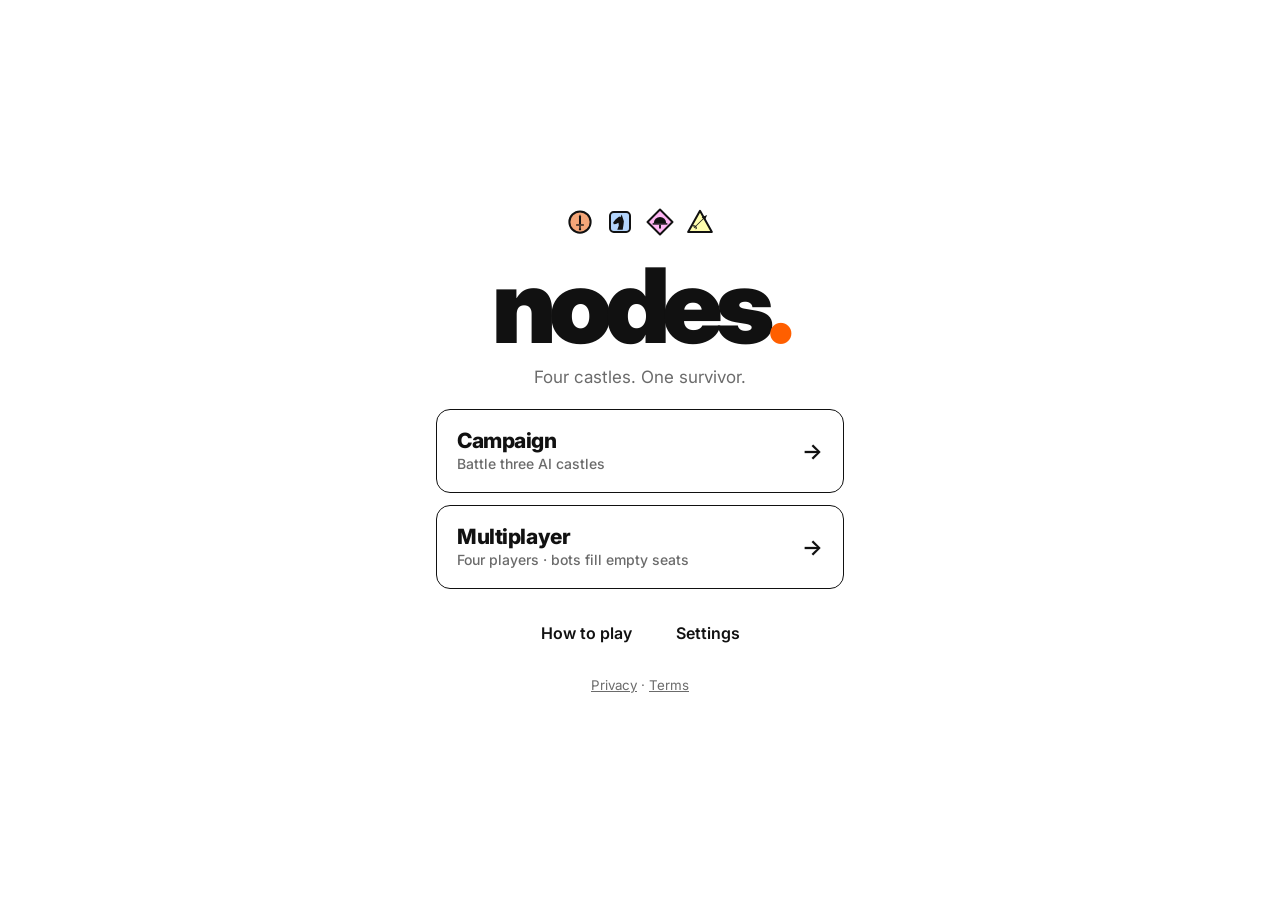
<file: site/index.html>
<!doctype html><html lang="en"><meta charset="UTF-8"><meta name="viewport" content="width=device-width,initial-scale=1,viewport-fit=cover"><title>nodes.</title><script type="module" crossorigin src="./assets/game-BOeUcl2o.js"></script>
<link rel="modulepreload" crossorigin href="./assets/style-C_FtqEnG.js">
<link rel="stylesheet" crossorigin href="./assets/style-DqMIqNRJ.css">

<body><div id="app"></div></body></html>
</file>
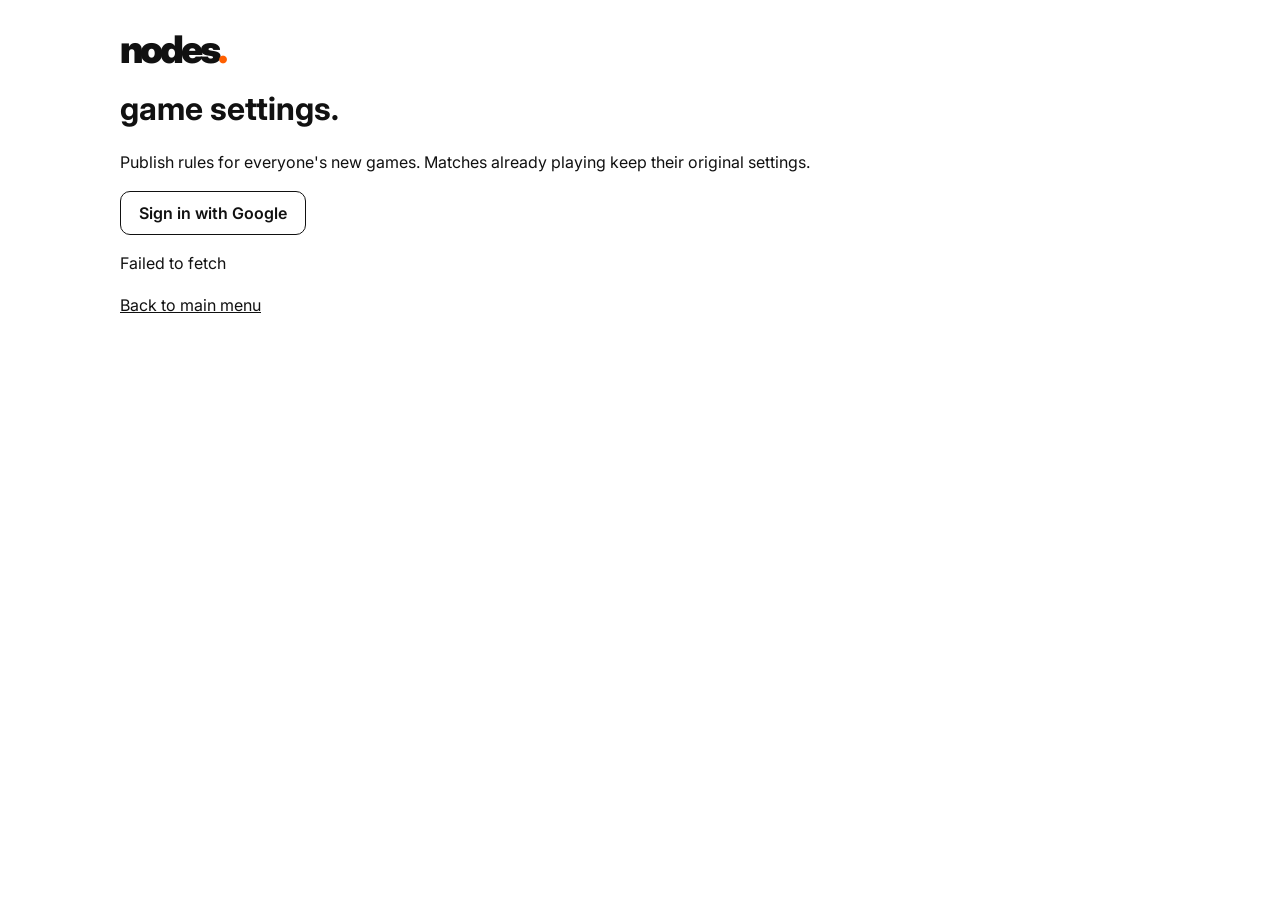
<file: site/admin.html>
<!doctype html><html lang="en"><meta charset="UTF-8"><meta name="viewport" content="width=device-width,initial-scale=1"><title>nodes. admin</title><script type="module" crossorigin src="./assets/style-C_FtqEnG.js"></script>
<script type="module" crossorigin src="./assets/admin-Dxitd7Xw.js"></script>
<link rel="stylesheet" crossorigin href="./assets/style-DqMIqNRJ.css">

<body><main class="admin"><a class="brand" href="./">nodes<span>.</span></a><h1>game settings.</h1><p>Publish rules for everyone's new games. Matches already playing keep their original settings.</p><button id="login">Sign in with Google</button><button id="logout" hidden>Sign out</button><p id="status" role="status"></p><form id="rules" hidden><section class="preview" aria-label="Size preview"><div class="preview-head"><h2>Size preview</h2><label>Screen <select id="preview-device"><option value="844x390">Phone, sideways (844 × 390)</option><option value="667x375">Small phone, sideways (667 × 375)</option><option value="1366x768">Laptop (1366 × 768)</option><option value="1920x1080">Desktop (1920 × 1080)</option></select></label></div><p class="preview-note">Drawn from the values in the form at the real on-screen size for that screen (or scaled down to fit, as noted). The dashed circle is a fingertip: Apple and Google recommend touch targets of about 44 px.</p><div class="preview-body"><canvas id="preview" width="440" height="440"></canvas><dl id="preview-stats"></dl></div></section><div class="admin-tools"><input id="filter" type="search" placeholder="Find a setting" aria-label="Find a setting"><nav id="sections" aria-label="Setting sections"></nav></div><div id="fields"></div><div class="actions"><button type="submit">Publish globally</button><button id="reload" type="button">Reload published</button><button id="defaults" type="button">Reset form to defaults</button><button id="download" type="button">Download settings</button><label class="button">Import settings<input id="import" type="file" accept=".json,.txt" hidden></label></div></form><p><a href="./">Back to main menu</a></p></main></body></html>
</file>
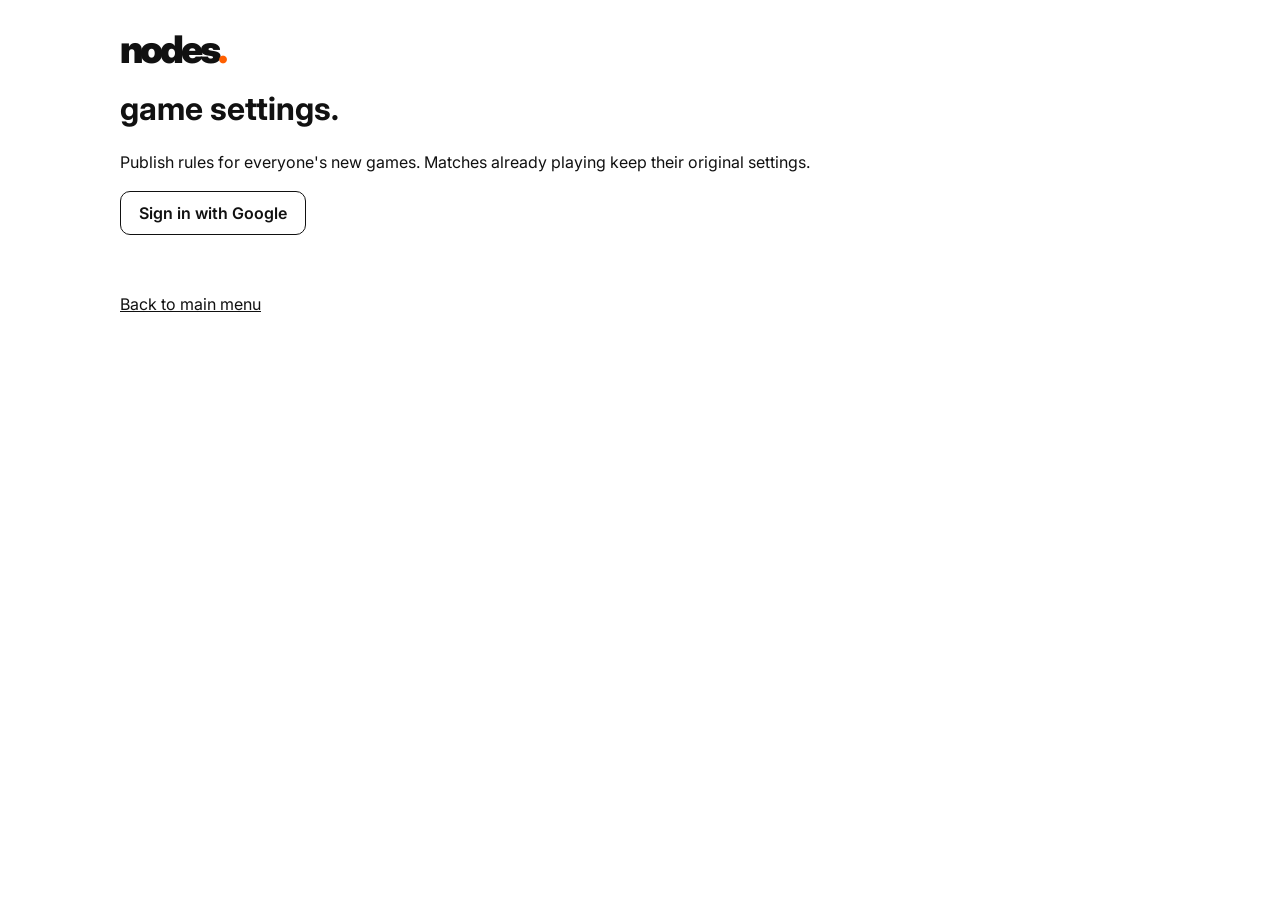
<file: site/editor.html>
<!doctype html><html lang="en"><meta charset="UTF-8"><meta name="viewport" content="width=device-width,initial-scale=1"><title>nodes. admin</title><script type="module" crossorigin src="./assets/style-C_FtqEnG.js"></script>
<script type="module" crossorigin src="./assets/admin-Dxitd7Xw.js"></script>
<link rel="stylesheet" crossorigin href="./assets/style-DqMIqNRJ.css">

<body><main class="admin"><a class="brand" href="./">nodes<span>.</span></a><h1>game settings.</h1><p>Publish rules for everyone's new games. Matches already playing keep their original settings.</p><button id="login">Sign in with Google</button><button id="logout" hidden>Sign out</button><p id="status" role="status"></p><form id="rules" hidden><div id="fields"></div><div class="actions"><button type="submit">Publish globally</button><button id="reload" type="button">Reload published</button><button id="defaults" type="button">Reset form to defaults</button><button id="download" type="button">Download settings</button><label class="button">Import settings<input id="import" type="file" accept=".json,.txt" hidden></label></div></form><p><a href="./">Back to main menu</a></p></main></body></html>
</file>
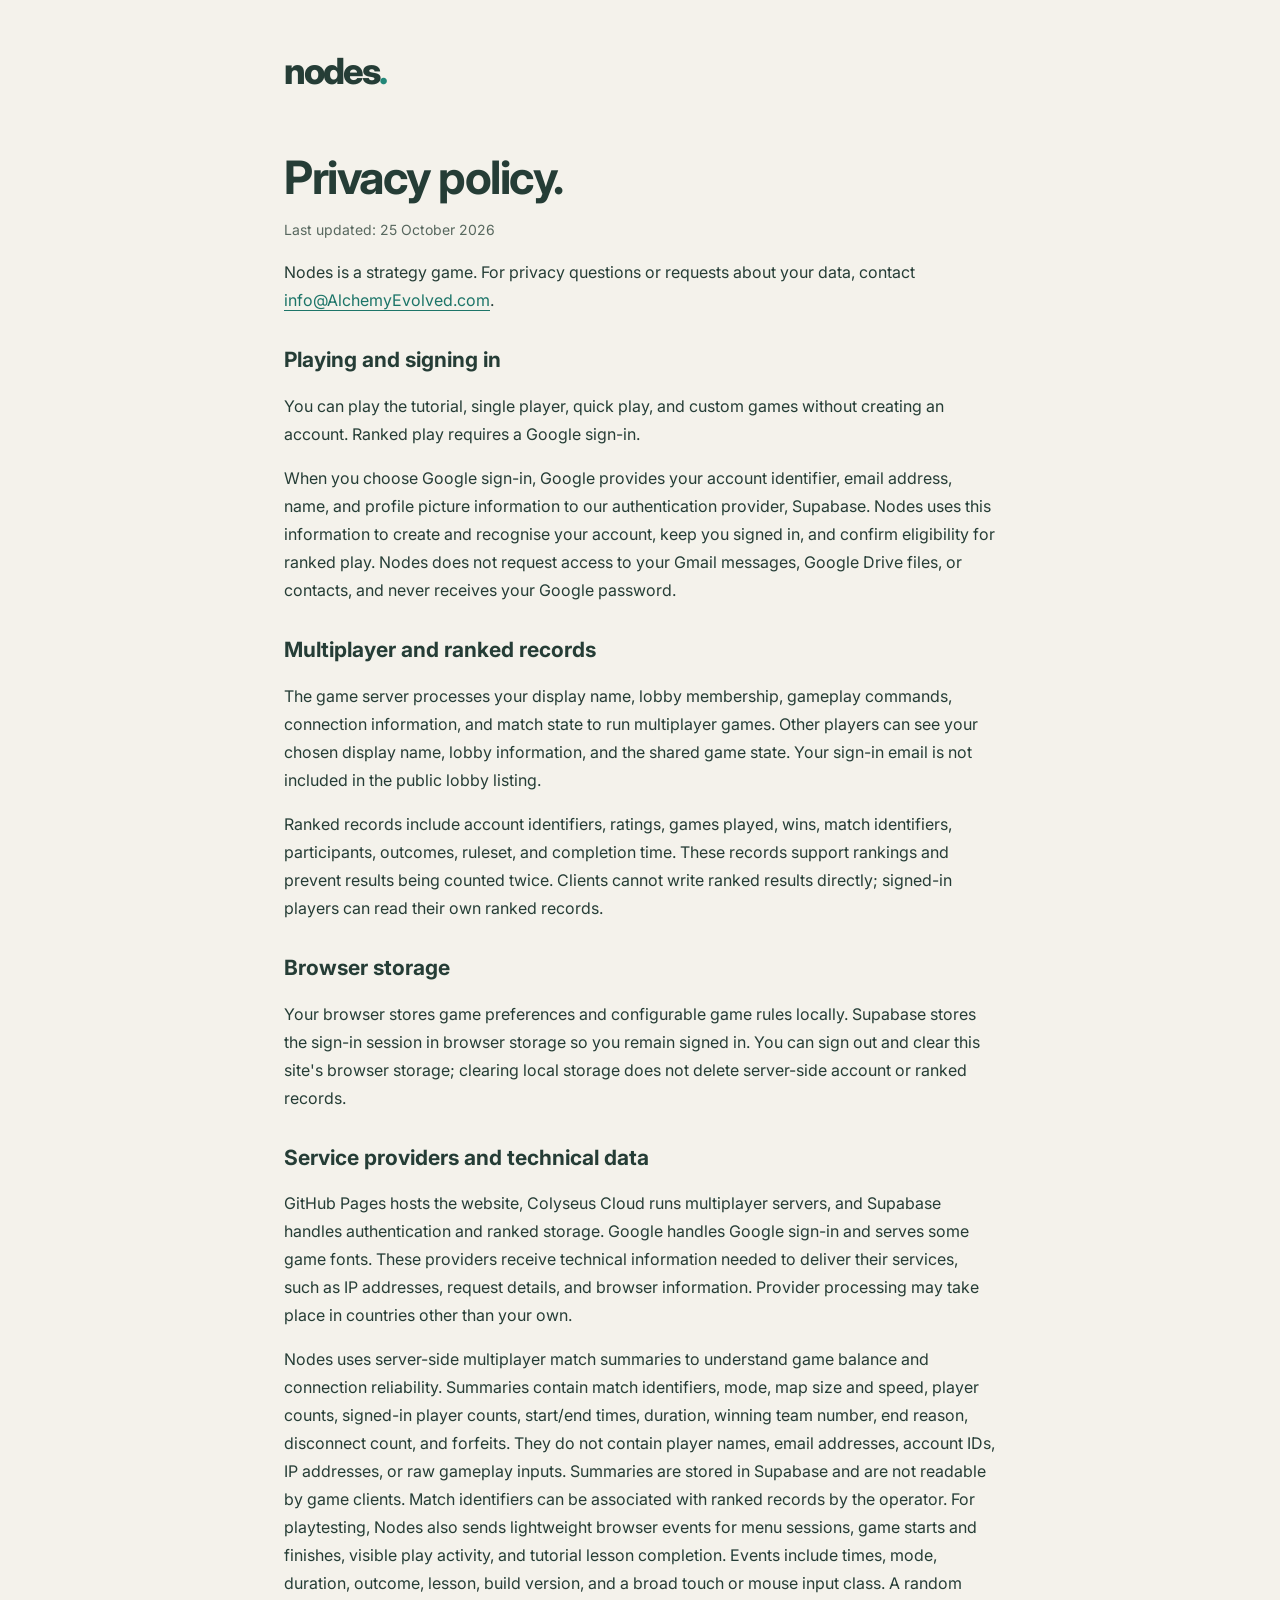
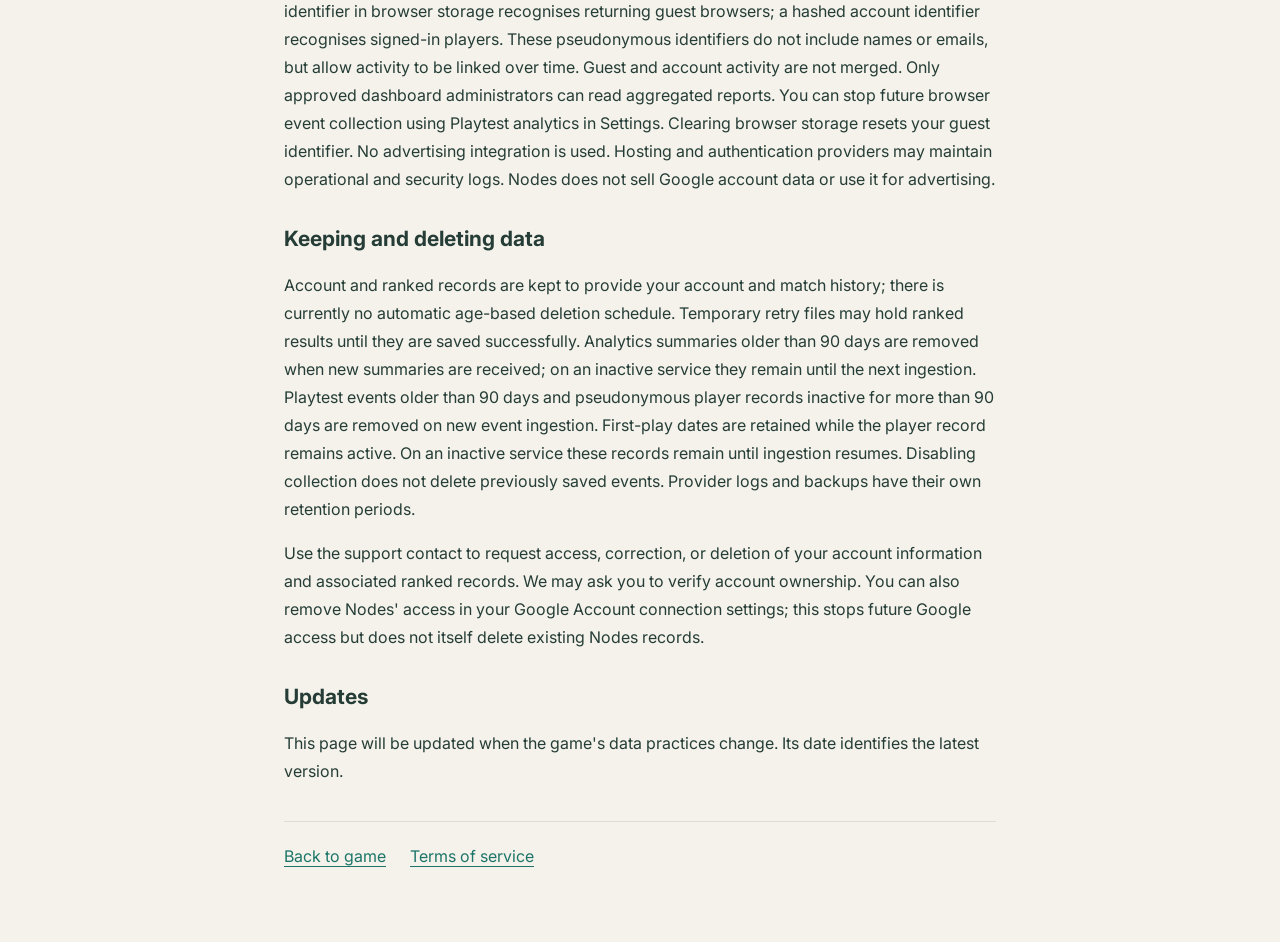
<file: site/privacy.html>
<!doctype html>
<html lang="en"><head><meta charset="utf-8"><meta name="viewport" content="width=device-width,initial-scale=1"><title>Privacy · Nodes</title><link rel="icon" href="./favicon.svg"><link rel="stylesheet" href="./legal.css"></head>
<body><main><a class="wordmark" href="./">nodes<span>.</span></a><h1>Privacy policy.</h1><p class="date">Last updated: 25 October 2026</p>
<p>Nodes is a strategy game. For privacy questions or requests about your data, contact <a href="mailto:info@AlchemyEvolved.com">info@AlchemyEvolved.com</a>.</p>
<h2>Playing and signing in</h2>
<p>You can play the tutorial, single player, quick play, and custom games without creating an account. Ranked play requires a Google sign-in.</p>
<p>When you choose Google sign-in, Google provides your account identifier, email address, name, and profile picture information to our authentication provider, Supabase. Nodes uses this information to create and recognise your account, keep you signed in, and confirm eligibility for ranked play. Nodes does not request access to your Gmail messages, Google Drive files, or contacts, and never receives your Google password.</p>
<h2>Multiplayer and ranked records</h2>
<p>The game server processes your display name, lobby membership, gameplay commands, connection information, and match state to run multiplayer games. Other players can see your chosen display name, lobby information, and the shared game state. Your sign-in email is not included in the public lobby listing.</p>
<p>Ranked records include account identifiers, ratings, games played, wins, match identifiers, participants, outcomes, ruleset, and completion time. These records support rankings and prevent results being counted twice. Clients cannot write ranked results directly; signed-in players can read their own ranked records.</p>
<h2>Browser storage</h2>
<p>Your browser stores game preferences and configurable game rules locally. Supabase stores the sign-in session in browser storage so you remain signed in. You can sign out and clear this site's browser storage; clearing local storage does not delete server-side account or ranked records.</p>
<h2>Service providers and technical data</h2>
<p>GitHub Pages hosts the website, Colyseus Cloud runs multiplayer servers, and Supabase handles authentication and ranked storage. Google handles Google sign-in and serves some game fonts. These providers receive technical information needed to deliver their services, such as IP addresses, request details, and browser information. Provider processing may take place in countries other than your own.</p>
<p>Nodes uses server-side multiplayer match summaries to understand game balance and connection reliability. Summaries contain match identifiers, mode, map size and speed, player counts, signed-in player counts, start/end times, duration, winning team number, end reason, disconnect count, and forfeits. They do not contain player names, email addresses, account IDs, IP addresses, or raw gameplay inputs. Summaries are stored in Supabase and are not readable by game clients. Match identifiers can be associated with ranked records by the operator. For playtesting, Nodes also sends lightweight browser events for menu sessions, game starts and finishes, visible play activity, and tutorial lesson completion. Events include times, mode, duration, outcome, lesson, build version, and a broad touch or mouse input class. A random identifier in browser storage recognises returning guest browsers; a hashed account identifier recognises signed-in players. These pseudonymous identifiers do not include names or emails, but allow activity to be linked over time. Guest and account activity are not merged. Only approved dashboard administrators can read aggregated reports. You can stop future browser event collection using Playtest analytics in Settings. Clearing browser storage resets your guest identifier. No advertising integration is used. Hosting and authentication providers may maintain operational and security logs. Nodes does not sell Google account data or use it for advertising.</p>
<h2>Keeping and deleting data</h2>
<p>Account and ranked records are kept to provide your account and match history; there is currently no automatic age-based deletion schedule. Temporary retry files may hold ranked results until they are saved successfully. Analytics summaries older than 90 days are removed when new summaries are received; on an inactive service they remain until the next ingestion. Playtest events older than 90 days and pseudonymous player records inactive for more than 90 days are removed on new event ingestion. First-play dates are retained while the player record remains active. On an inactive service these records remain until ingestion resumes. Disabling collection does not delete previously saved events. Provider logs and backups have their own retention periods.</p>
<p>Use the support contact to request access, correction, or deletion of your account information and associated ranked records. We may ask you to verify account ownership. You can also remove Nodes' access in your Google Account connection settings; this stops future Google access but does not itself delete existing Nodes records.</p>
<h2>Updates</h2><p>This page will be updated when the game's data practices change. Its date identifies the latest version.</p>
<nav aria-label="Site links"><a href="./">Back to game</a><a href="./terms.html">Terms of service</a></nav></main></body></html>
</file>
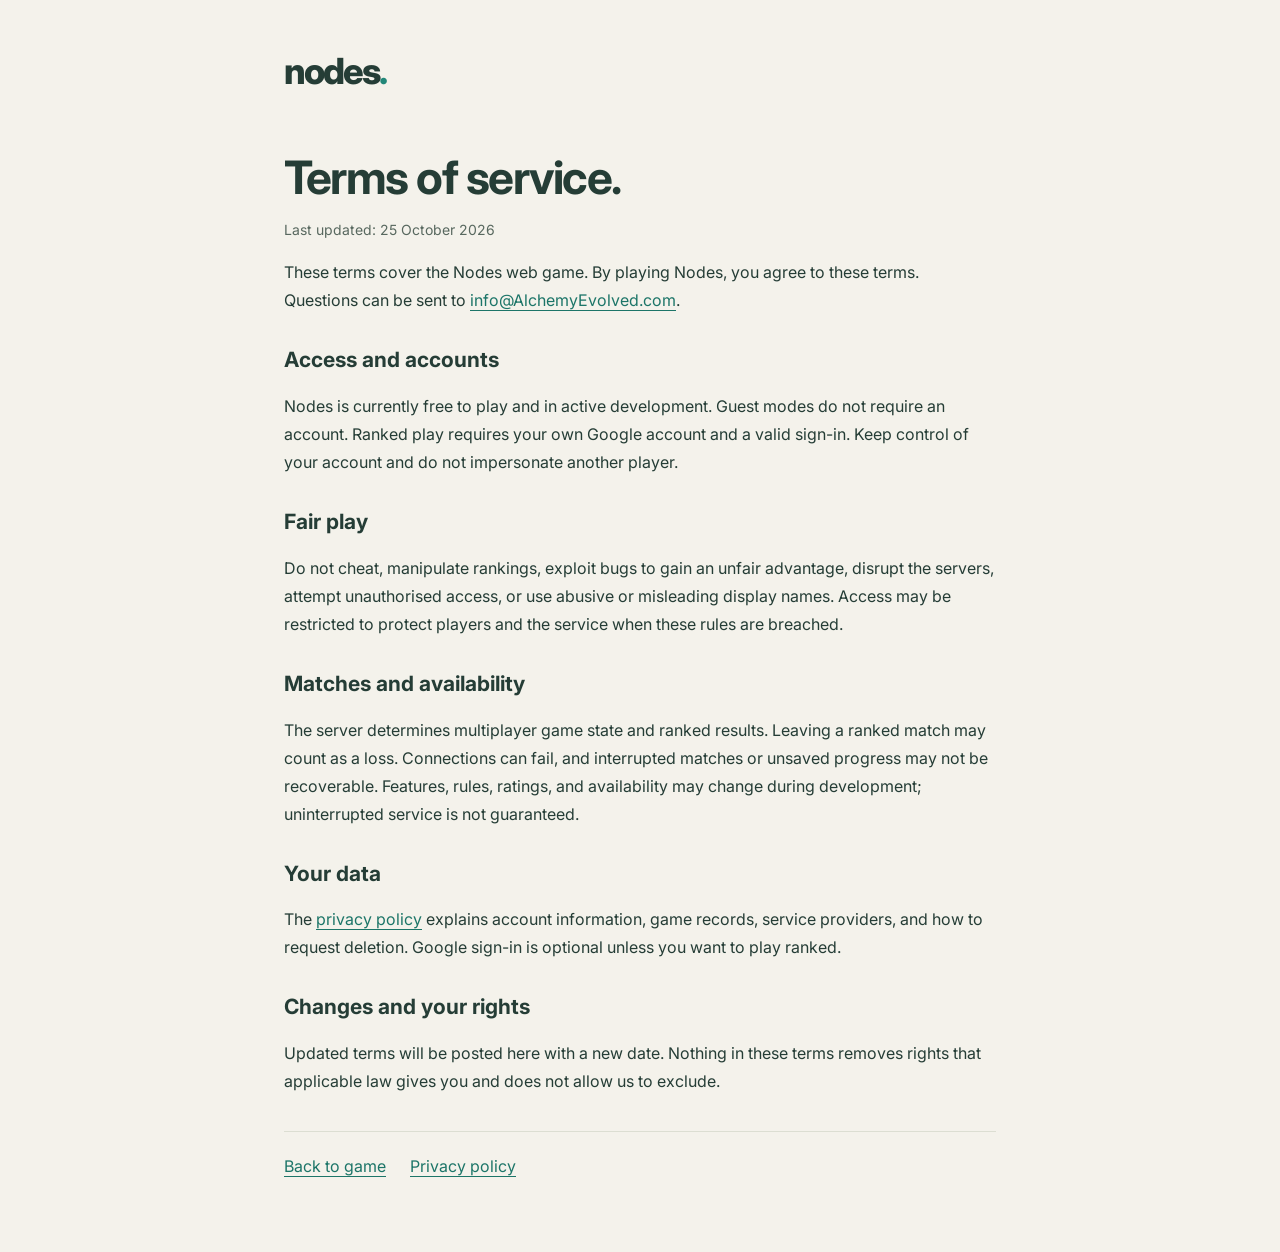
<file: site/terms.html>
<!doctype html>
<html lang="en"><head><meta charset="utf-8"><meta name="viewport" content="width=device-width,initial-scale=1"><title>Terms · Nodes</title><link rel="icon" href="./favicon.svg"><link rel="stylesheet" href="./legal.css"></head>
<body><main><a class="wordmark" href="./">nodes<span>.</span></a><h1>Terms of service.</h1><p class="date">Last updated: 25 October 2026</p>
<p>These terms cover the Nodes web game. By playing Nodes, you agree to these terms. Questions can be sent to <a href="mailto:info@AlchemyEvolved.com">info@AlchemyEvolved.com</a>.</p>
<h2>Access and accounts</h2><p>Nodes is currently free to play and in active development. Guest modes do not require an account. Ranked play requires your own Google account and a valid sign-in. Keep control of your account and do not impersonate another player.</p>
<h2>Fair play</h2><p>Do not cheat, manipulate rankings, exploit bugs to gain an unfair advantage, disrupt the servers, attempt unauthorised access, or use abusive or misleading display names. Access may be restricted to protect players and the service when these rules are breached.</p>
<h2>Matches and availability</h2><p>The server determines multiplayer game state and ranked results. Leaving a ranked match may count as a loss. Connections can fail, and interrupted matches or unsaved progress may not be recoverable. Features, rules, ratings, and availability may change during development; uninterrupted service is not guaranteed.</p>
<h2>Your data</h2><p>The <a href="./privacy.html">privacy policy</a> explains account information, game records, service providers, and how to request deletion. Google sign-in is optional unless you want to play ranked.</p>
<h2>Changes and your rights</h2><p>Updated terms will be posted here with a new date. Nothing in these terms removes rights that applicable law gives you and does not allow us to exclude.</p>
<nav aria-label="Site links"><a href="./">Back to game</a><a href="./privacy.html">Privacy policy</a></nav></main></body></html>
</file>
<file: site/assets/style-DqMIqNRJ.css>
@font-face{font-family:Inter;src:url(../fonts/inter.ttf)}:root{--ink:#111;--muted:#6b6b6b;--line:#e4e4e1;--soft:#f5f5f2;--paper:#fff;--accent:#ff5f00;--danger:#c4161c;--radius:14px;--team:#ff5f00;--team-fill:#f5a678}*{box-sizing:border-box}body{margin:0;background:var(--paper);color:var(--ink);font-family:Inter,Arial,sans-serif;-webkit-font-smoothing:antialiased}button,.button{font:inherit;font-weight:600;background:var(--paper);border:1.5px solid var(--ink);border-radius:10px;padding:11px 18px;cursor:pointer;color:var(--ink);transition:background .12s,transform .12s,box-shadow .12s}button:hover:not(:disabled),.button:hover{background:var(--soft)}button:active:not(:disabled){transform:translateY(1px)}button:disabled{opacity:.38;cursor:default}button:focus-visible,a:focus-visible,input:focus-visible{outline:3px solid var(--accent);outline-offset:2px}button.primary{background:var(--ink);color:#fff}button.primary:hover:not(:disabled){background:#333}button.ghost{border-color:transparent;background:transparent}button.ghost:hover:not(:disabled){background:var(--soft)}button.danger{color:var(--danger);border-color:var(--danger)}button.danger:hover:not(:disabled){background:#fdf0f0}a{color:inherit}kbd{font:600 10px/1 Inter,Arial,sans-serif;border:1px solid #c9c9c4;border-bottom-width:2px;border-radius:4px;padding:2px 4px;color:var(--muted);background:var(--paper)}.muted{color:var(--muted)}.small{font-size:13px}.dot{color:var(--accent)}.brand{font-size:38px;font-weight:900;letter-spacing:-3px;text-decoration:none;line-height:1;margin:0}.brand span{color:var(--accent)}.row{display:flex;flex-wrap:wrap;gap:10px;justify-content:center}.row.tight{gap:6px;justify-content:flex-start}.stack{display:flex;flex-direction:column;gap:10px;margin-top:20px}.shape{display:block;flex-shrink:0}.menu{min-height:100dvh;display:flex;align-items:center;justify-content:center;flex-direction:column;gap:22px;padding:32px 16px;max-width:440px;margin:auto}.hero{display:flex;flex-direction:column;align-items:center;gap:10px}.emblem{display:flex;gap:10px;margin-bottom:6px}.menu .brand{font-size:clamp(64px,20vw,104px);letter-spacing:-.07em}.tagline{margin:0;color:var(--muted);font-size:17px}.modes{display:flex;flex-direction:column;gap:12px;width:100%}.mode{display:grid;grid-template-columns:1fr auto;grid-template-areas:"title arrow" "sub arrow" "meta arrow";text-align:left;gap:2px 12px;padding:18px 20px;border-radius:var(--radius);width:100%}.mode:hover:not(:disabled){background:var(--paper);box-shadow:0 4px 0 var(--ink);transform:translateY(-2px)}.mode-title{grid-area:title;font-size:21px;font-weight:800;letter-spacing:-.02em}.mode-sub{grid-area:sub;color:var(--muted);font-weight:500;font-size:14px}.mode-meta{grid-area:meta;justify-self:start;margin-top:8px;font-size:12px;background:var(--soft);border-radius:99px;padding:3px 9px}.arrow{grid-area:arrow;align-self:center;font-size:22px}.menu-links{display:flex;gap:6px}.legal{color:var(--muted)}.title{font-size:clamp(40px,11vw,56px);font-weight:900;letter-spacing:-.06em;margin:0;text-align:center;line-height:1}.loading{font-size:28px;font-weight:900;letter-spacing:-.04em}.settings{display:flex;flex-direction:column;gap:10px;width:100%}.toggle{display:flex;align-items:center;justify-content:space-between;gap:16px;padding:16px 18px;background:var(--soft);border-radius:var(--radius);cursor:pointer}.toggle span{display:flex;flex-direction:column;gap:4px}.toggle small{color:var(--muted);line-height:1.4}.toggle input{appearance:none;flex-shrink:0;width:46px;height:28px;border-radius:99px;background:#cfcfca;position:relative;cursor:pointer;transition:background .15s;margin:0}.toggle input:before{content:"";position:absolute;top:3px;left:3px;width:22px;height:22px;border-radius:50%;background:#fff;box-shadow:0 1px 2px #0003;transition:transform .15s}.toggle input:checked{background:var(--ink)}.toggle input:checked:before{transform:translate(18px)}.seats{display:flex;gap:14px}.seat{width:46px;height:46px;border-radius:50%;border:2px dashed var(--c);transition:background .2s}.seat.filled{border-style:solid;background:var(--c)}.seat.you{box-shadow:0 0 0 3px var(--paper),0 0 0 5px var(--ink)}.progress{width:100%;height:6px;border-radius:99px;background:var(--soft);overflow:hidden}.progress b{display:block;height:100%;width:0;background:var(--ink);transition:width .3s linear}.play{position:fixed;inset:0;overflow:hidden;background:var(--paper)}.stage{position:absolute;left:0;top:0;width:800px;height:450px;transform-origin:0 0;display:grid;grid-template-columns:450px 350px}.stage .board{width:450px;height:450px;padding:6px;box-sizing:border-box}.stage .side{display:flex;flex-direction:column;gap:6px;padding:6px 8px 6px 2px;overflow:hidden;min-height:0}.stage .topbar{padding:0 2px;gap:6px}.stage .topbar .brand{font-size:20px}.stage .match{gap:6px}.stage .you-chip{font-size:12px;padding:3px 8px 3px 6px}.stage .clock{font-size:14px}.stage .top-actions{gap:5px}.stage .top-actions button{padding:4px 10px;font-size:13px}.stage .icon-button{width:28px;height:28px}.stage #fullscreen{font-size:15px;line-height:1}.stage #fullscreen[aria-pressed=true]{background:var(--ink);color:#fff}.stage .team-bar{margin:0;height:3px}.stage .panel{padding:6px 10px;border-radius:10px}.stage .panel-head{margin-bottom:5px}.stage .panel h2{font-size:11px}.stage .standings{gap:3px}.stage .standing{grid-template-columns:10px 1fr 48px 30px 34px;gap:6px;font-size:12px}.stage .standing i{width:10px;height:10px}.stage .standing.head{font-size:10px}.stage .castle .panel-head{display:none}.stage .castle{display:grid;grid-template-columns:1fr 1fr auto;gap:10px;align-items:center}.stage .castle-stats{display:contents}.stage .stat{margin-bottom:3px;font-size:11px;flex-wrap:wrap;gap:0 5px}.stage .stat .k{flex-basis:100%}.stage .stat b{font-size:13px;white-space:nowrap}.stage .upgrade{margin:0;width:auto;flex-direction:column;align-items:flex-start;gap:0;padding:6px 10px;font-size:13px}.stage .upgrade .u-cost{font-size:11px}.stage .upgrade kbd{display:none}.stage .train-grid{grid-template-columns:repeat(4,1fr);gap:5px}.stage .train-button{grid-template-columns:auto auto;grid-template-areas:"icon out";justify-content:center;padding:7px 4px}.stage .train-button .t-name{display:none}.stage .train-button .t-out{font-size:14px}.stage .train-button kbd{display:none}.stage .queue{margin-top:4px;min-height:16px;flex-wrap:nowrap;overflow:hidden}.stage .selection-text{margin:0 0 6px;font-size:12px;min-height:18px}.stage .selection .row button{padding:5px 8px;font-size:12px}.stage .train-button.locked{opacity:.45}.stage .pick-button{padding:6px 3px;gap:4px}.stage .pick-button .t-out{font-size:11px;font-weight:700}.stage .pick .panel-head,.stage .train .panel-head{margin-bottom:4px}.stage .banners .selection-text{margin-bottom:4px;min-height:0}.stage .side{gap:5px}.attention{box-shadow:0 0 0 2px var(--team);animation:attention 1.1s ease-in-out infinite}@keyframes attention{50%{box-shadow:0 0 0 4px color-mix(in srgb,var(--team) 40%,transparent)}}.meter.breached{background:#f6c8c8}@media(prefers-reduced-motion:reduce){.attention{animation:none}}.prompt{position:absolute;left:0;top:0;z-index:4;padding:2px 6px;border-radius:6px;background:var(--ink);color:#fff;font-size:10px;font-weight:700;pointer-events:none;white-space:nowrap}.sr-only{position:absolute;width:1px;height:1px;overflow:hidden;clip:rect(0 0 0 0);white-space:nowrap}#garrison.alert{animation:garrison-alert .7s ease-in-out infinite;border-color:var(--danger)}@keyframes garrison-alert{50%{background:var(--danger);color:#fff}}@media(prefers-reduced-motion:reduce){#garrison.alert{animation:none;background:var(--danger);color:#fff}}.prompt button{background:transparent;border:0;color:#fff;padding:0 4px;font-size:16px;line-height:1;opacity:.7}.prompt button:hover{opacity:1}.hand{position:absolute;left:0;top:0;z-index:5;font-size:24px;line-height:1;pointer-events:none;filter:drop-shadow(0 2px 2px rgba(0,0,0,.25))}.hand.tap{animation:hand-tap .9s ease-in-out infinite}@keyframes hand-tap{50%{margin-top:6px}}@media(prefers-reduced-motion:reduce){.hand.tap{animation:none}}.stage .tip{max-width:420px;font-size:13px}.rotate{display:none;position:absolute;inset:0;align-items:center;justify-content:center;padding:24px;text-align:center;font-size:20px;font-weight:800}@media(orientation:portrait)and (pointer:coarse){.play .stage{visibility:hidden}.rotate{display:flex}}.topbar{display:flex;align-items:center;justify-content:space-between;gap:12px;padding:10px 16px;flex-shrink:0}.topbar .brand{font-size:30px}.match{display:flex;align-items:center;gap:12px;font-weight:600}.you-chip{display:inline-flex;align-items:center;gap:7px;padding:5px 11px 5px 8px;border-radius:99px;background:var(--team-fill);font-size:14px}.you-chip i{width:10px;height:10px;border-radius:50%;background:var(--team);border:1.5px solid var(--ink)}.clock{font-variant-numeric:tabular-nums;font-size:17px}.connection{color:var(--danger);font-size:13px}.top-actions{display:flex;gap:8px}.top-actions button{padding:7px 14px}.icon-button{width:36px;padding:0!important;border-radius:50%;height:36px}.team-bar{display:flex;height:4px;margin:0 16px;flex-shrink:0;border-radius:99px;overflow:hidden;background:#eee}.team-bar span{transition:width .3s}.board{position:relative;min-height:0;min-width:0;display:flex;align-items:center;justify-content:center;touch-action:none}.selection-actions{flex-wrap:wrap}.selection-actions button[aria-pressed=true]{background:var(--ink);color:#fff}#clear-rally{padding:4px 10px;font-size:13px;margin-top:6px}.tip{position:absolute;left:12px;right:12px;top:12px;margin:auto;max-width:460px;display:grid;grid-template-columns:auto 1fr auto;align-items:center;gap:8px;background:var(--paper);border:1.5px solid var(--ink);border-radius:12px;padding:10px 8px;font-size:14px;line-height:1.4;box-shadow:0 4px 0 var(--ink);z-index:2}.tip-body{display:flex;flex-direction:column;gap:4px;min-width:0}.tip-head{display:flex;align-items:center;justify-content:space-between;gap:8px}.tip-head b{font-size:12px;text-transform:uppercase;letter-spacing:.05em;color:var(--muted)}.tip-head button{padding:2px 8px;font-size:12px}.tip-arrow{padding:6px 8px;font-size:20px;line-height:1;align-self:stretch}.tip-arrow:disabled{opacity:.25;cursor:default}.board canvas{display:block;touch-action:none;border:1.5px solid var(--ink);border-radius:12px}.side{display:flex;flex-direction:column;gap:10px;min-height:0;overflow-y:auto}.panel{background:var(--soft);border-radius:var(--radius);padding:14px}.panel-head{display:flex;align-items:center;justify-content:space-between;margin-bottom:10px}.panel h2{font-size:13px;text-transform:uppercase;letter-spacing:.06em;margin:0;font-weight:800}.panel-head .muted{font-size:12px}.badge{font-size:12px;font-weight:800;background:var(--ink);color:#fff;border-radius:6px;padding:3px 7px}.meter{display:block;height:6px;background:#e2e2dd;border-radius:99px;overflow:hidden}.meter b{display:block;height:100%;width:0;background:var(--team);border-radius:99px;transition:width .2s}.meter.hp b{background:var(--ink)}.standings{display:flex;flex-direction:column;gap:6px}.standing{display:grid;grid-template-columns:12px 1fr 56px 40px 44px;align-items:center;gap:8px;font-size:13px;font-weight:600}.standing i{width:12px;height:12px;border-radius:50%;background:var(--c);border:1.5px solid var(--ink)}.standing.head{font-size:11px;color:var(--muted);text-transform:uppercase;letter-spacing:.05em;font-weight:700}.standing.head i{visibility:hidden}.standing .meter b{background:var(--c)}.standing .army,.standing .score{text-align:right;font-variant-numeric:tabular-nums}.standing .score,.standing.me .name{font-weight:800}.standing.out{opacity:.4}.standing.out .name{text-decoration:line-through}.standing.away .name:after{content:" · away";color:var(--danger);font-weight:500}.castle-stats{display:flex;flex-direction:column;gap:10px}.stat{display:flex;align-items:baseline;gap:6px;margin-bottom:5px;font-size:13px}.stat .k{color:var(--muted);flex:1}.stat b{font-variant-numeric:tabular-nums;font-size:15px}.stat .sub{color:var(--muted);font-size:12px}.upgrade{position:relative;overflow:hidden;width:100%;margin-top:14px;display:flex;align-items:center;gap:8px;padding:10px 12px;text-align:left}.upgrade .fill{position:absolute;inset:0 auto 0 0;width:0;background:var(--team-fill);transition:width .2s}.upgrade>span:not(.fill),.upgrade kbd{position:relative}.upgrade .u-label{flex:1}.upgrade .u-cost{font-size:12px;color:var(--muted);font-variant-numeric:tabular-nums}.upgrade.busy{opacity:1}.upgrade:disabled .fill{background:#e8e8e4}.upgrade.ready{background:var(--team);color:#fff;border-color:var(--ink);animation:upgrade-pulse 1.2s ease-in-out infinite}.upgrade.ready .u-cost{color:#fff}.upgrade.ready .fill{display:none}@keyframes upgrade-pulse{0%,to{box-shadow:0 0 0 0 var(--team)}50%{box-shadow:0 0 0 5px color-mix(in srgb,var(--team) 35%,transparent)}}@media(prefers-reduced-motion:reduce){.upgrade.ready{animation:none}}.train-grid{display:grid;grid-template-columns:1fr 1fr;gap:8px}.train-button{display:grid;grid-template-columns:auto 1fr;grid-template-areas:"icon out" "name name";align-items:center;gap:6px 8px;padding:10px;text-align:left;position:relative}.train-button .shape{grid-area:icon}.train-button .t-out{grid-area:out;font-weight:800;font-size:16px}.train-button .t-name{grid-area:name;font-size:12px;color:var(--muted);font-weight:600}.train-button kbd{position:absolute;top:8px;right:8px}.queue{display:flex;flex-wrap:wrap;align-items:center;gap:5px;margin-top:10px;min-height:24px;font-size:12px}.q{position:relative;display:flex;padding:3px;border-radius:6px;background:var(--paper);overflow:hidden;border:0;cursor:pointer}.q:hover{box-shadow:inset 0 0 0 1.5px var(--danger)}.q:hover:after{content:"×";position:absolute;inset:0;display:grid;place-items:center;background:#ffffffbf;color:var(--danger);font-weight:800}.q.current{box-shadow:inset 0 0 0 1.5px var(--ink)}.q i{position:absolute;left:0;bottom:0;height:3px;width:0;background:var(--team)}.more{font-weight:700;color:var(--muted)}.selection-text{margin:0 0 10px;font-size:13px;min-height:20px;display:flex;flex-wrap:wrap;align-items:center;gap:8px;line-height:1.4}.mix{display:inline-flex;gap:8px}.mix span{display:inline-flex;align-items:center;gap:3px;font-weight:600;font-variant-numeric:tabular-nums}.selection .row button{padding:8px 12px;font-size:13px;display:inline-flex;align-items:center;gap:6px}.toast{position:fixed;left:50%;bottom:24px;transform:translate(-50%,12px);background:var(--ink);color:#fff;padding:10px 16px;border-radius:10px;font-size:14px;font-weight:600;opacity:0;pointer-events:none;transition:opacity .2s,transform .2s;z-index:5;max-width:calc(100vw - 32px);text-align:center}.toast.show{opacity:1;transform:translate(-50%)}.overlay{position:fixed;inset:0;display:flex;align-items:center;justify-content:center;background:#ffffffd0;-webkit-backdrop-filter:blur(3px);backdrop-filter:blur(3px);z-index:10;padding:16px;overflow-y:auto}.card{background:var(--paper);border:1.5px solid var(--ink);border-radius:20px;padding:30px;text-align:center;width:min(440px,100%);box-shadow:0 6px 0 var(--ink);margin:auto}.card.wide{width:min(660px,100%);text-align:left}.card h1,.card h2{font-weight:900;letter-spacing:-.06em;margin:0 0 12px;line-height:1}.card h2{font-size:44px}.card h1.result{font-size:clamp(56px,16vw,84px)}.card p{line-height:1.55;margin:0 0 6px}.card .row{margin-top:22px}.card.wide .row{justify-content:flex-start}.lede{color:var(--muted)}.types{display:grid;grid-template-columns:1fr 1fr;gap:10px;margin:20px 0}.types>div{display:grid;grid-template-columns:auto 1fr;grid-template-areas:"icon name" "icon out" "note note";gap:2px 10px;background:var(--soft);border-radius:12px;padding:12px}.types .shape{grid-area:icon;align-self:center}.types b{grid-area:name}.types small{grid-area:out;color:var(--muted)}.types span{grid-area:note;font-size:13px;line-height:1.4;margin-top:6px}.controls-list{margin:0;display:flex;flex-direction:column;border-top:1px solid var(--line)}.controls-list div{display:grid;grid-template-columns:130px 1fr;gap:12px;padding:9px 0;border-bottom:1px solid var(--line);font-size:14px}.controls-list dt{font-weight:700}.controls-list dd{margin:0;color:#333;line-height:1.4}.stats{display:flex;justify-content:center;gap:10px;margin:20px 0 0}.stats div{background:var(--soft);border-radius:12px;padding:10px 14px;min-width:96px}.stats dt{font-size:11px;text-transform:uppercase;letter-spacing:.05em;color:var(--muted);font-weight:700}.stats dd{margin:4px 0 0;font-size:22px;font-weight:800;font-variant-numeric:tabular-nums}@media(pointer:coarse){kbd{display:none}}@media(max-width:820px){.card{padding:22px}.card h2{font-size:36px}.types{grid-template-columns:1fr}.controls-list div{grid-template-columns:100px 1fr}.stats div{min-width:0;flex:1;padding:8px}}@media(prefers-reduced-motion:reduce){*{transition:none!important}}.admin{max-width:1100px;margin:auto;padding:30px}.admin p{line-height:1.6}.admin #fields{display:flex;flex-direction:column;gap:22px}.admin fieldset{border:1.5px solid #ddd;border-radius:10px;padding:16px 18px 20px;margin:0;scroll-margin-top:16px}.admin legend{font-weight:800;font-size:16px;padding:0 6px}.admin .field-grid{display:grid;grid-template-columns:repeat(auto-fit,minmax(240px,1fr));gap:18px}.admin label small{color:#777;font-size:12px}.admin-tools{display:flex;flex-direction:column;gap:12px;margin-bottom:20px}.admin #filter{font:inherit;padding:12px;border:1px solid #999;border-radius:6px;max-width:420px}#sections{display:flex;flex-wrap:wrap;gap:8px}#sections a{font-size:13px;padding:5px 10px;border:1px solid #ccc;border-radius:99px;color:inherit;text-decoration:none}#sections a:hover{border-color:#111}.admin label{display:flex;flex-direction:column;font-size:14px;gap:8px}.admin input[type=number]{font:inherit;padding:12px;border:1px solid #999;border-radius:6px;width:100%}.actions{display:flex;flex-wrap:wrap;gap:12px;margin-top:30px;position:sticky;bottom:0;padding:15px;background:#fff;border-top:1px solid #ddd}#status{min-height:25px}button.active{background:#111;color:#fff}@media(max-width:600px){.brand{font-size:30px}.admin{padding:16px}}[hidden]{display:none!important}.admin .preview{border:1.5px solid #111;border-radius:10px;padding:16px 18px;margin-bottom:22px}.preview-head{display:flex;flex-wrap:wrap;align-items:center;justify-content:space-between;gap:12px}.preview-head h2{margin:0;font-size:18px}.preview-head label{flex-direction:row!important;align-items:center}.preview-head select{font:inherit;padding:6px 8px;border:1px solid #999;border-radius:6px}.preview-note{font-size:13px;color:#555;margin:8px 0 12px}.preview-body{display:flex;flex-wrap:wrap;gap:20px;align-items:flex-start}#preview{border-radius:8px;background:#fff}#preview-stats{margin:0;display:flex;flex-direction:column;gap:8px;font-size:14px;min-width:240px}#preview-stats dt{font-size:11px;text-transform:uppercase;letter-spacing:.05em;color:#777;font-weight:700}#preview-stats dd{margin:2px 0 0}#preview-stats .ok{color:#1a7f37}#preview-stats .low{color:#c4161c}.stage .side.big{gap:7px;padding:8px 8px 8px 4px}.stage .side.big .topbar{display:flex;align-items:center;gap:6px;padding:0}.stage .side.big .topbar .spacer{flex:1}.stage .side.big .icon-button{width:34px;height:34px;font-size:15px}.standings.chips{display:grid;grid-template-columns:repeat(4,1fr);gap:5px;background:none;padding:0}.standings.chips .standing{display:flex;align-items:center;justify-content:center;gap:5px;padding:6px 4px;border-radius:9px;background:var(--soft);font-size:15px;font-weight:800;grid-template-columns:none}.standings.chips .standing i{width:11px;height:11px}.standings.chips .standing.me{outline:2px solid var(--ink);outline-offset:-2px}.castle-row{display:grid;grid-template-columns:1fr 1fr 1fr;gap:6px}.big-stat{display:flex;flex-direction:column;align-items:center;justify-content:center;gap:2px;background:var(--soft);border-radius:12px;padding:6px 4px}.big-stat .ico{font-size:16px;line-height:1}.big-stat b{font-size:22px;font-weight:800;font-variant-numeric:tabular-nums;line-height:1.1}.big-stat .meter{width:80%;height:5px}.big-button{position:relative;display:flex;flex-direction:column;align-items:center;justify-content:center;gap:2px;min-height:56px;padding:6px 4px;border-radius:12px;font-weight:800}.big-button .t-out,.big-button .u-cost{font-size:17px;font-variant-numeric:tabular-nums}.big-button kbd{position:absolute;top:4px;right:5px;font-size:9px}.big-row{display:grid;grid-template-columns:repeat(4,1fr);gap:6px}.big-row .big-button[hidden]{display:none}.stage .side.big .upgrade{margin:0;width:auto;flex-direction:column;gap:0;text-align:center}.upgrade .u-icon{font-size:15px;line-height:1}.upgrade .u-level{font-size:10px;color:var(--muted);font-weight:700}.upgrade.ready .u-level{color:#fff}.t-queue{position:absolute;top:4px;left:5px;min-width:18px;height:18px;border-radius:9px;background:var(--ink);color:#fff;font-size:11px;line-height:18px}.pick-button .b-plus{font-size:15px;color:var(--team)}.pick.big-row{padding:6px;border-radius:14px;background:var(--soft)}.stage .side.big .queue{margin:0;min-height:22px;padding:0 2px}.actions{display:flex;gap:6px}.actions .big-button{flex:1;min-height:48px;font-size:15px}.actions .big-button.wide{flex-direction:row;gap:8px;font-size:17px}.actions.selection[hidden]{display:none}.standings-table{width:100%;border-collapse:collapse;margin:6px 0 14px;font-size:14px}.standings-table th{font-size:11px;text-transform:uppercase;letter-spacing:.05em;color:var(--muted);text-align:left;padding:4px 6px}.standings-table td{padding:5px 6px;border-top:1px solid var(--line);font-variant-numeric:tabular-nums}.standings-table td i{display:inline-block;width:10px;height:10px;border-radius:50%;margin-right:6px;border:1.5px solid var(--ink)}.standings-table tr.out{opacity:.45}@media(pointer:coarse){.big-button kbd{display:none}}
</file>
<file: site/legal.css>
@font-face{font-family:Inter;src:url('./fonts/inter.ttf') format('truetype');font-display:swap}*{box-sizing:border-box}body{margin:0;background:#f4f2eb;color:#253d36;font:16px/1.75 Inter,Arial,sans-serif}main{max-width:760px;margin:auto;padding:40px 24px 72px}a{color:#1c7568;text-underline-offset:4px}a:focus-visible{outline:3px solid #228778;outline-offset:5px}.wordmark{font-size:36px;font-weight:800;letter-spacing:-2px;text-decoration:none;color:inherit}.wordmark span{color:#228778}h1{font-size:clamp(30px,6vw,46px);line-height:1.15;letter-spacing:-1.5px;margin:48px 0 12px}h2{font-size:21px;line-height:1.35;margin-top:32px}nav{display:flex;gap:24px;flex-wrap:wrap;margin-top:36px;border-top:1px solid #dcded2;padding-top:20px}.date{color:#58685f;font-size:14px}li{margin:8px 0}
</file>
